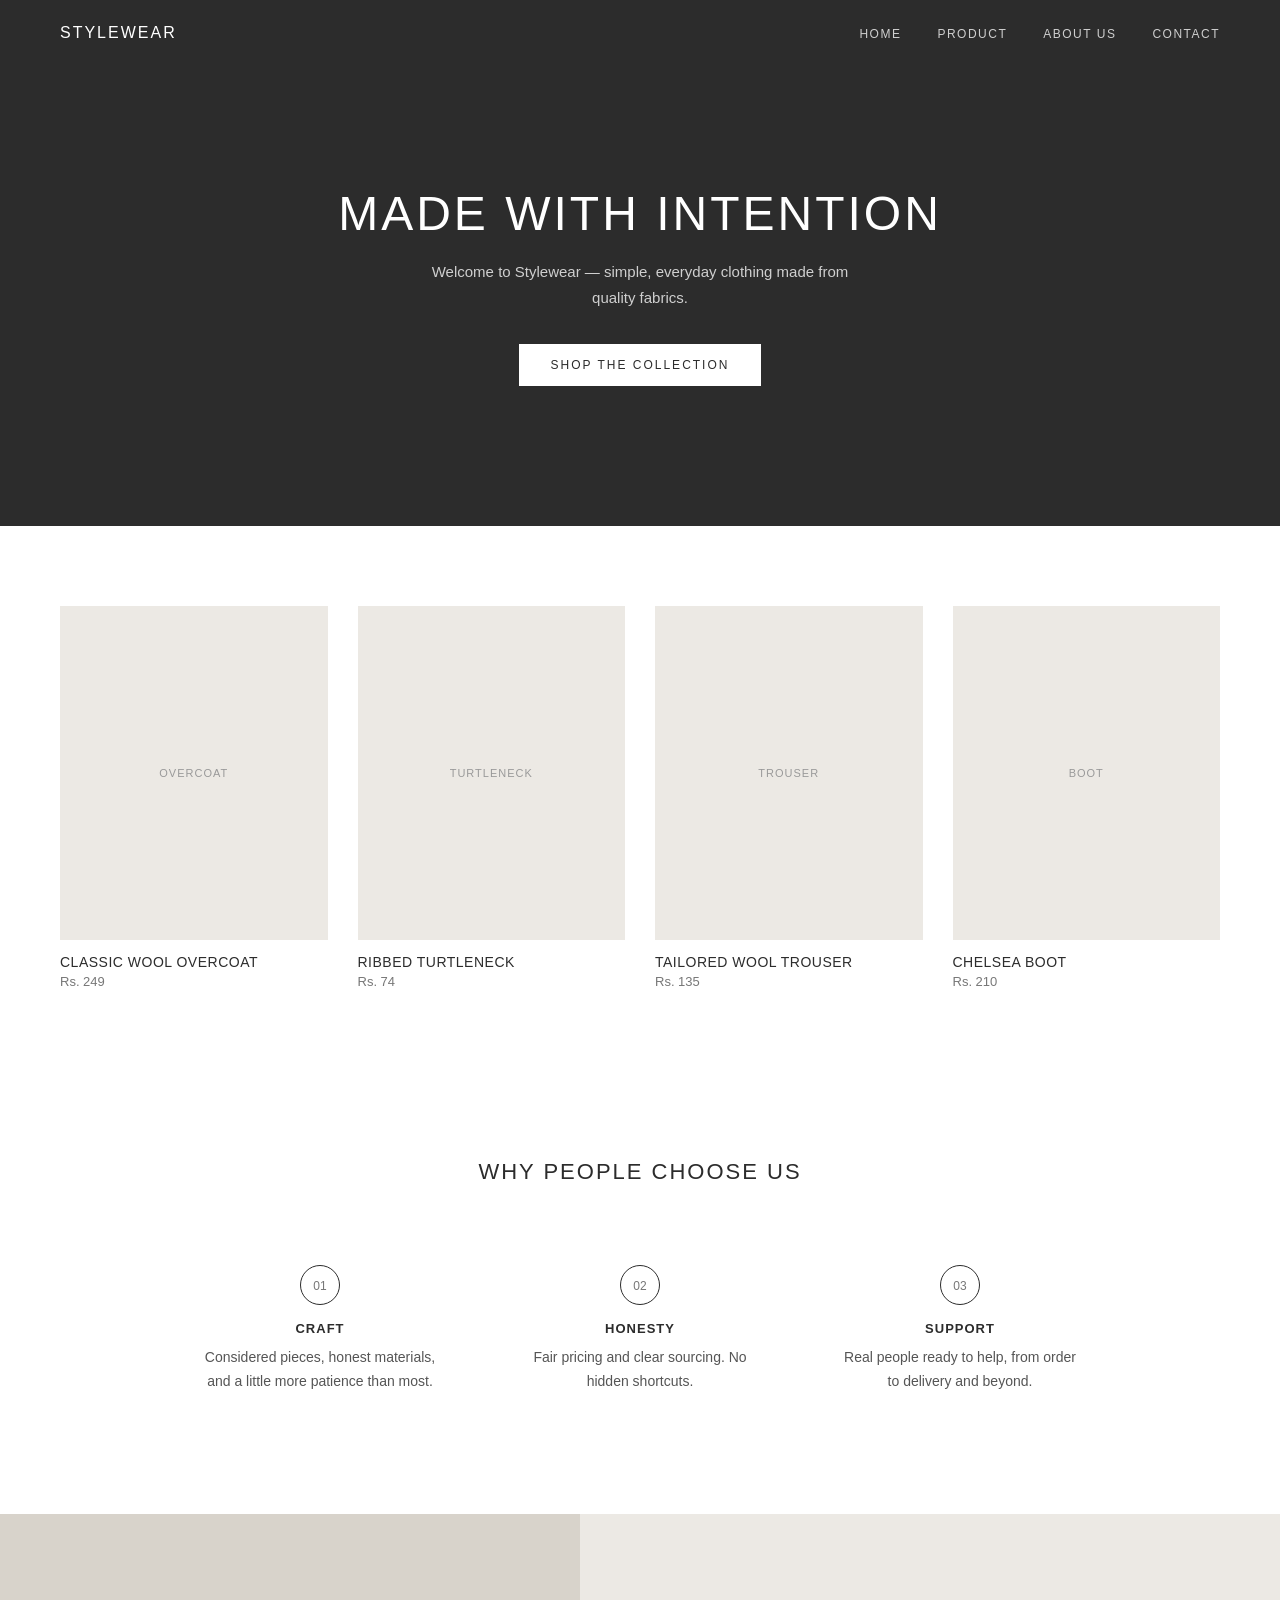
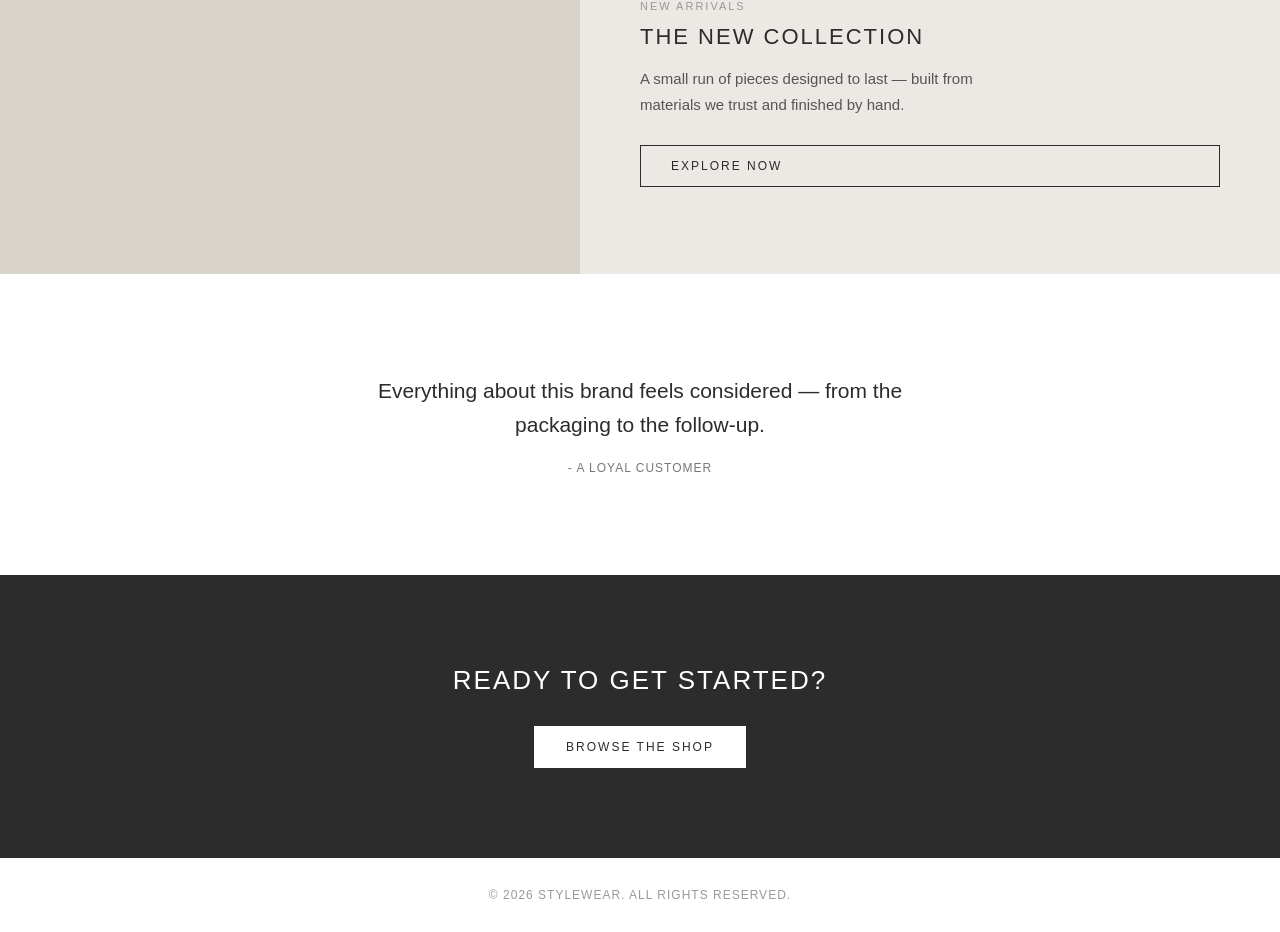
<file: index.html>
<!DOCTYPE html>
<html lang="en">
<head>
<meta charset="UTF-8">
<meta name="viewport" content="width=device-width, initial-scale=1.0">
<title>Stylewear | Home</title>
<link rel="stylesheet" href="style.css">
</head>
<body>

<nav>
<div class="logo">Stylewear</div>
<ul>
<li><a href="index.html">Home</a></li>
<li><a href="product.html">Product</a></li>
<li><a href="about.html">About Us</a></li>
<li><a href="contact.html">Contact</a></li>
</ul>
</nav>

<div class="hero">
<h1>Made With Intention</h1>
<p>Welcome to Stylewear — simple, everyday clothing made from quality fabrics.</p>
<a href="#shop" class="btn">Shop the Collection</a>
</div>

<div class="product-grid" id="shop">
<a href="product.html" class="product-card">
<div class="product-image">Overcoat</div>
<div class="product-name">Classic Wool Overcoat</div>
<div class="product-price">Rs. 249</div>
</a>
<a href="product.html" class="product-card">
<div class="product-image">Turtleneck</div>
<div class="product-name">Ribbed Turtleneck</div>
<div class="product-price">Rs. 74</div>
</a>
<a href="product.html" class="product-card">
<div class="product-image">Trouser</div>
<div class="product-name">Tailored Wool Trouser</div>
<div class="product-price">Rs. 135</div>
</a>
<a href="product.html" class="product-card">
<div class="product-image">Boot</div>
<div class="product-name">Chelsea Boot</div>
<div class="product-price">Rs. 210</div>
</a>
</div>

<div class="features">
<h2 class="sec-heading">Why People Choose Us</h2>
<div class="grid">
<div class="feature">
<div class="feature-icon">01</div>
<h3>Craft</h3>
<p>Considered pieces, honest materials, and a little more patience than most.</p>
</div>
<div class="feature">
<div class="feature-icon">02</div>
<h3>Honesty</h3>
<p>Fair pricing and clear sourcing. No hidden shortcuts.</p>
</div>
<div class="feature">
<div class="feature-icon">03</div>
<h3>Support</h3>
<p>Real people ready to help, from order to delivery and beyond.</p>
</div>
</div>
</div>

<div class="showcase">
<div class="image"></div>
<div class="text">
<span class="tag">New Arrivals</span>
<h2>The New Collection</h2>
<p>A small run of pieces designed to last — built from materials we trust and finished by hand.</p>
<a href="#shop" class="btnn">Explore Now</a>
</div>
</div>

<div class="testimonial">
<p class="quote">Everything about this brand feels considered — from the packaging to the follow-up.</p>
<div class="name">- A Loyal Customer</div>
</div>

<div class="start">
<h2>Ready to Get Started?</h2>
<a href="#shop" class="btn">Browse the Shop</a>
</div>

<footer>
&copy; 2026 Stylewear. All rights reserved.
</footer>

</body>
</html>
</file>
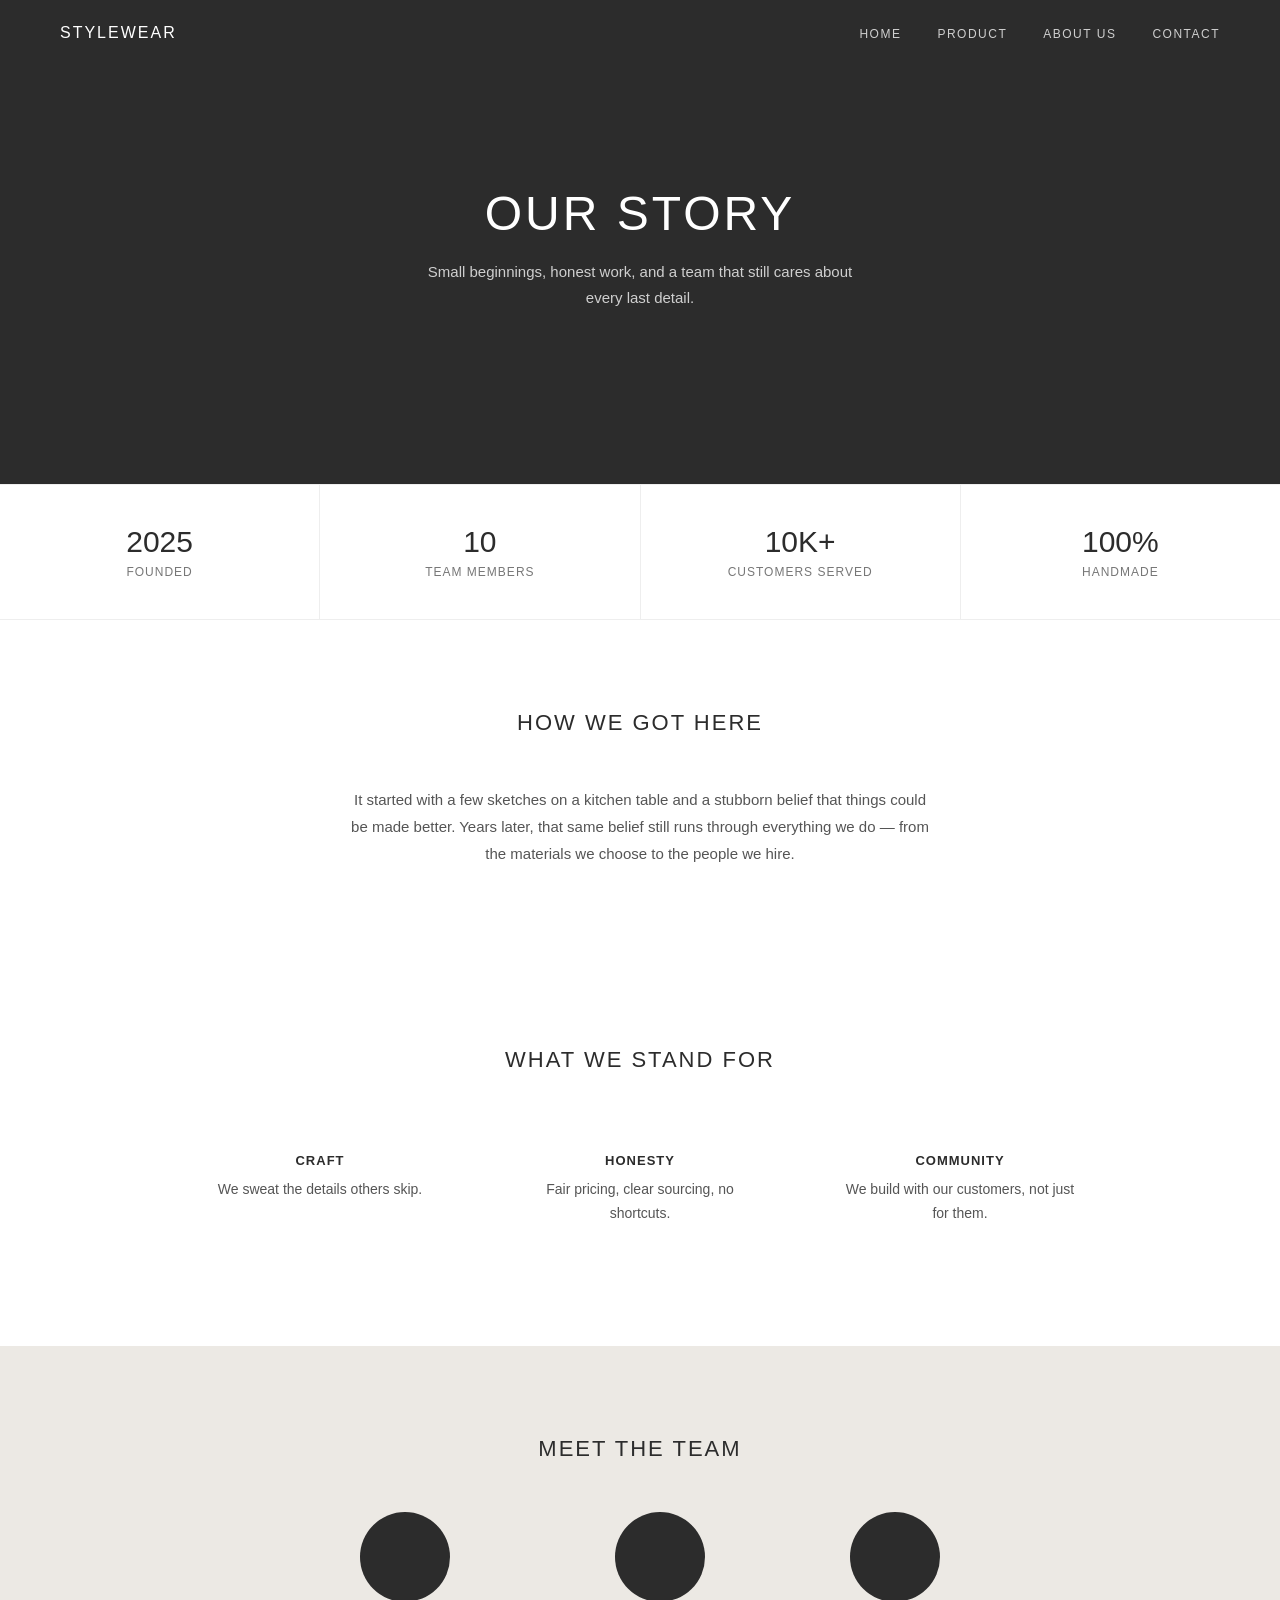
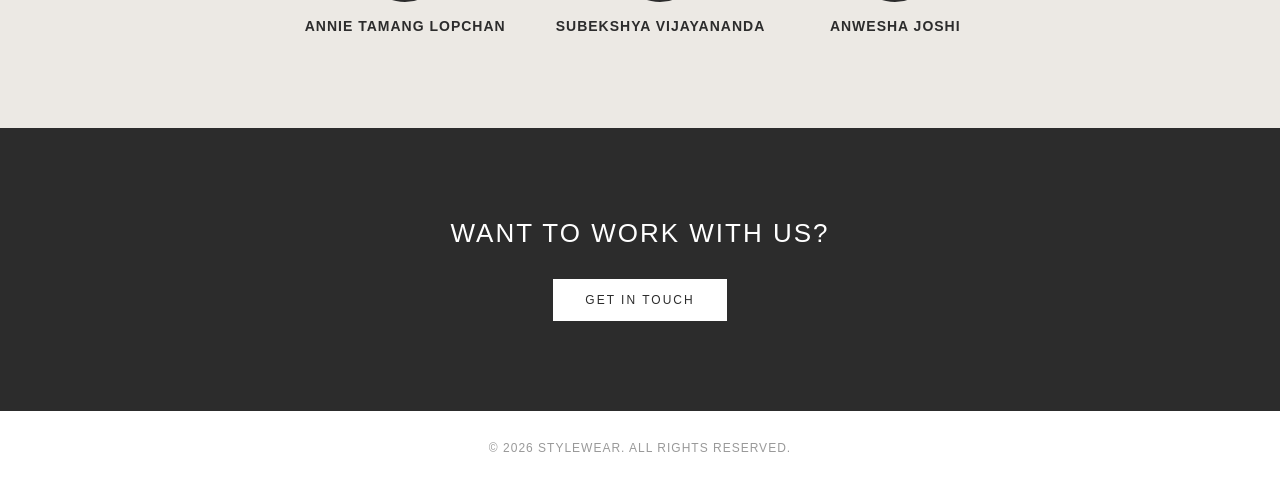
<file: about.html>
<!DOCTYPE html>
<html lang="en">
<head>
<meta charset="UTF-8">
<meta name="viewport" content="width=device-width, initial-scale=1.0">
<title>About Us</title>
<link rel="stylesheet" href="style.css">
</head>
<body>

<nav>
  <div class="logo">Stylewear</div>
  <ul>
    <li><a href="index.html">Home</a></li>
    <li><a href="product.html">Product</a></li>
    <li><a href="#">About Us</a></li>
    <li><a href="contact.html">Contact</a></li>
  </ul>
</nav>

<div class="hero">
  <h1>Our Story</h1>
  <p>Small beginnings, honest work, and a team that still cares about every last detail.</p>
</div>

<div class="stats">
  <div class="stat">
    <div class="stat-num">2025</div>
    <div class="stat-label">Founded</div>
  </div>
  <div class="stat">
    <div class="stat-num">10</div>
    <div class="stat-label">Team Members</div>
  </div>
  <div class="stat">
    <div class="stat-num">10K+</div>
    <div class="stat-label">Customers Served</div>
  </div>
  <div class="stat">
    <div class="stat-num">100%</div>
    <div class="stat-label">Handmade</div>
  </div>
</div>

<div class="story">
  <h2 class="sec-heading">How We Got Here</h2>
  <p>It started with a few sketches on a kitchen table and a stubborn belief that things could be made better. Years later, that same belief still runs through everything we do — from the materials we choose to the people we hire.</p>
</div>

<div class="features">
  <h2 class="sec-heading">What We Stand For</h2>
  <div class="grid">
    <div class="feature">
      <h3>Craft</h3>
      <p>We sweat the details others skip.</p>
    </div>
    <div class="feature">
      <h3>Honesty</h3>
      <p>Fair pricing, clear sourcing, no shortcuts.</p>
    </div>
    <div class="feature">
      <h3>Community</h3>
      <p>We build with our customers, not just for them.</p>
    </div>
  </div>
</div>

<div class="team">
  <h2 class="sec-heading">Meet the Team</h2>
  <div class="team-grid">
    <div class="member">
      <div class="member-photo"></div>
      <h3>Annie Tamang Lopchan</h3>
    </div>
    <div class="member">
      <div class="member-photo"></div>
      <h3>Subekshya Vijayananda</h3>
    </div>
    <div class="member">
      <div class="member-photo"></div>
      <h3>Anwesha Joshi</h3>
    </div>
  </div>
</div>

<div class="start">
  <h2>Want to Work With Us?</h2>
  <a href="#" class="btn">Get In Touch</a>
</div>

<footer>
  &copy; 2026 Stylewear. All rights reserved.
</footer>

</body>
</html>
</file>
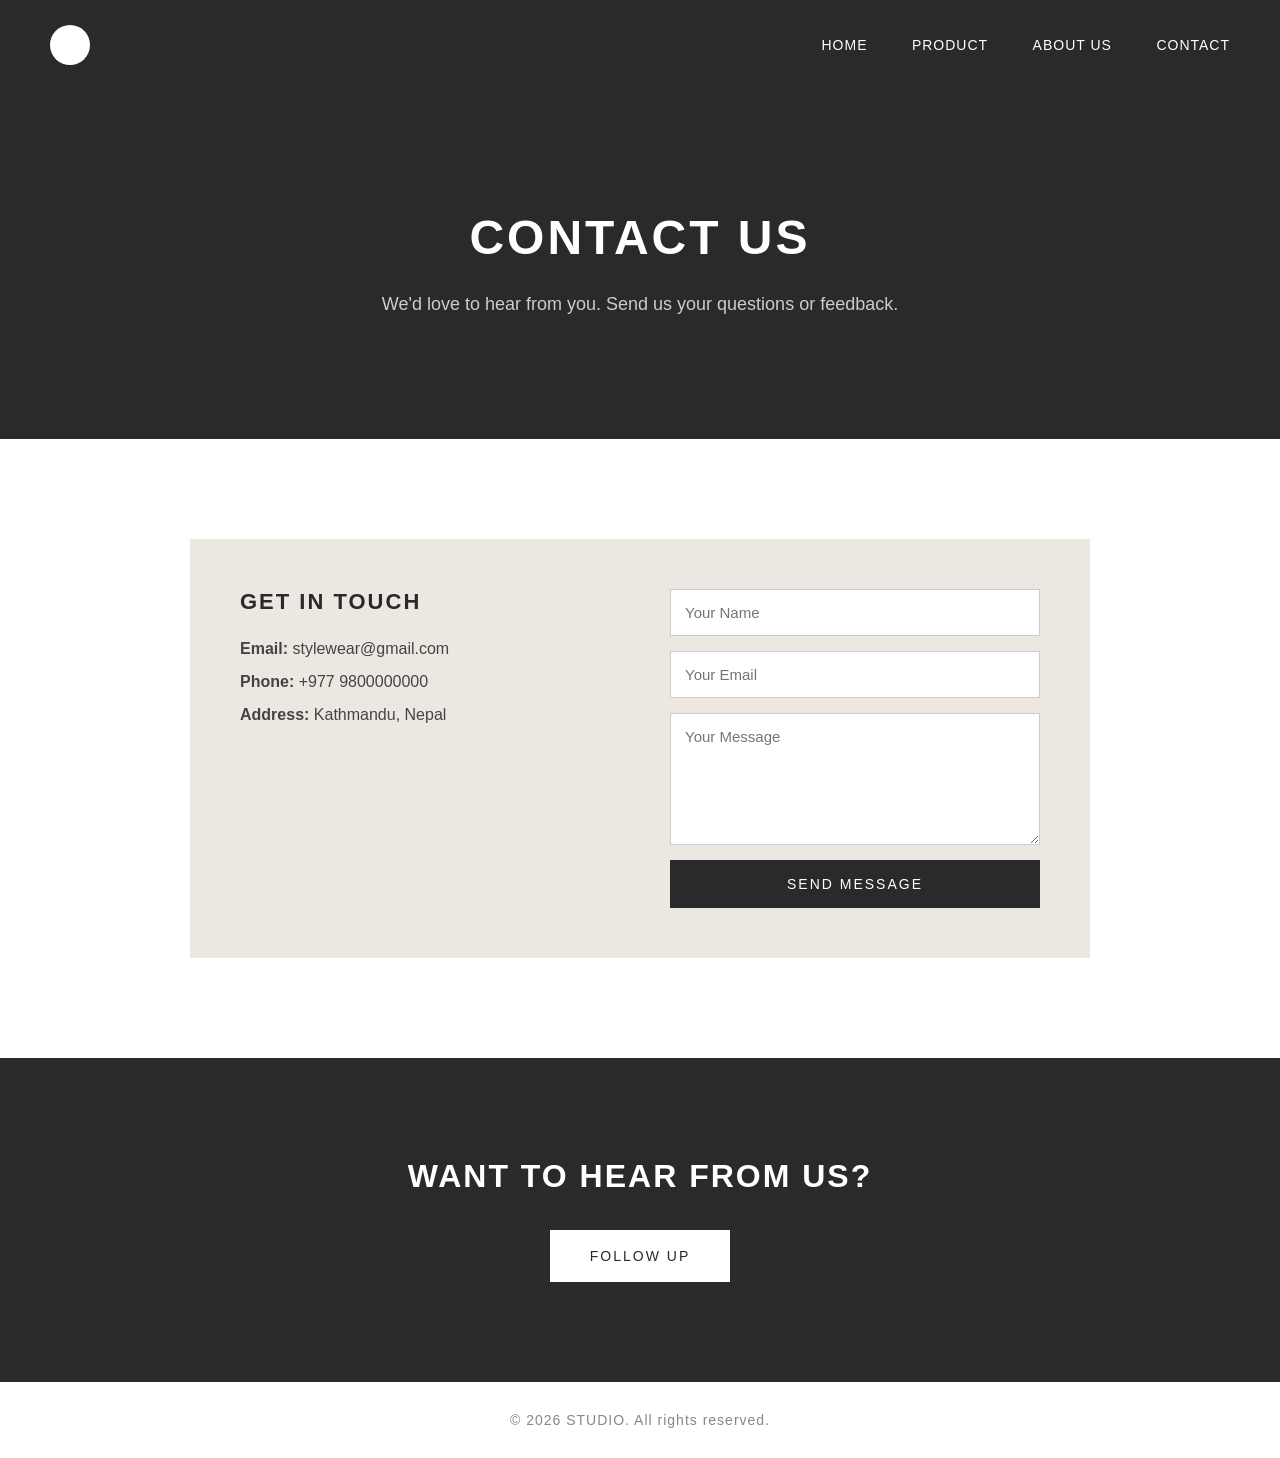
<file: contact.html>
<!DOCTYPE html>
<html lang="en">
<head>
    <meta charset="UTF-8">
    <meta name="viewport" content="width=device-width, initial-scale=1.0">
    <title>Contact Us</title>
    <link rel="stylesheet" href="contactstyle.css">
</head>
<body>

    <!-- ===== Navbar ===== -->
    <nav class="navbar">
        <div class="logo"></div>
        <div class="nav-links">
            <a href="index.html">Home</a>
            <a href="product.html">Product</a>
            <a href="about.html">About Us</a>
            <a href="contact.html">Contact</a>
        </div>
    </nav>

    <!-- ===== Dark hero section ===== -->
    <section class="hero">
        <h1>Contact Us</h1>
        <p class="hero-subtitle">
            We'd love to hear from you. Send us your questions or feedback.
        </p>
    </section>

    <!-- ===== Contact section (white background) ===== -->
    <section class="contact-section">
        <div class="contact-box">

            <div class="contact-info">
                <h2>Get in Touch</h2>

                <p><strong>Email:</strong> stylewear@gmail.com</p>
                <p><strong>Phone:</strong> +977 9800000000</p>
                <p><strong>Address:</strong> Kathmandu, Nepal</p>
            </div>

            <form class="contact-form">

                <input type="text" placeholder="Your Name" required>

                <input type="email" placeholder="Your Email" required>

                <textarea placeholder="Your Message" rows="6" required></textarea>

                <button type="submit">Send Message</button>

            </form>

        </div>
    </section>

    <!-- ===== Dark CTA banner ===== -->
    <section class="cta-banner">
        <h2>Want to Hear From Us?</h2>
        <a href="#" class="cta-button">Follow Up</a>
    </section>

    <!-- ===== Footer ===== -->
    <footer class="footer">
        <p>&copy; 2026 STUDIO. All rights reserved.</p>
    </footer>

</body>
</html>
</file>
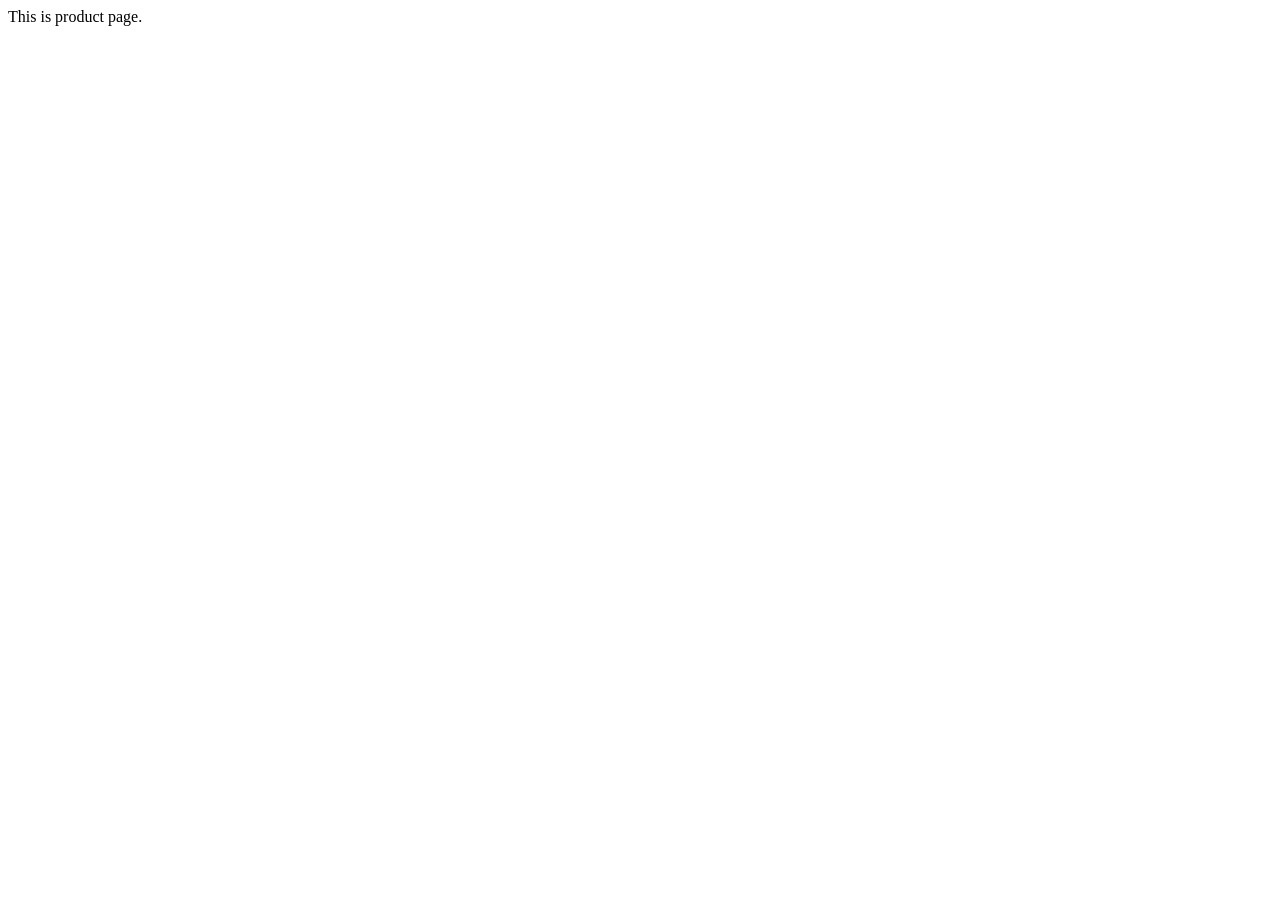
<file: productpage.html>
<!DOCTYPE html>
<html lang="en">
<head>
    <meta charset="UTF-8">
    <meta name="viewport" content="width=device-width, initial-scale=1.0">
    <title>Document</title>
</head>
<body>
    This is product page.
</body>
</html>
</file>
<file: style.css>
* {
  margin: 0;
  padding: 0;
  box-sizing: border-box;
  font-family: 'Helvetica Neue', Arial, sans-serif;
}

body {
  background-color: #ffffff;
  color: #2c2c2c;
}

a {
  text-decoration: none;
  color: inherit;
}

/* Navbar */
nav {
  display: flex;
  align-items: center;
  justify-content: space-between;
  padding: 24px 60px;
  background-color: #2c2c2c;
  color: #ffffff;
}

nav ul {
  list-style: none;
  display: flex;
  gap: 36px;
  margin: 0;
  padding: 0;
}

nav a {
  color: #cfcfcf;
  font-size: 12px;
  text-transform: uppercase;
  letter-spacing: 1.5px;
}

.logo {
  font-size: 16px;
  font-weight: 400;
  letter-spacing: 2px;
  text-transform: uppercase;
  color: #ffffff;
}

/* Hero */
.hero {
  background-color: #2c2c2c;
  color: #fff;
  text-align: center;
  padding: 120px 20px 140px;
}

.hero h1 {
  font-size: 48px;
  font-weight: 300;
  letter-spacing: 3px;
  text-transform: uppercase;
  margin-bottom: 18px;
}

.hero p {
  font-size: 15px;
  line-height: 1.7;
  color: #cfcfcf;
  max-width: 440px;
  margin: 0 auto 34px;
}

/* Buttons */
.btn {
  display: inline-block;
  background-color: #ffffff;
  color: #2c2c2c;
  padding: 14px 32px;
  font-size: 12px;
  text-transform: uppercase;
  letter-spacing: 2px;
}

.btn:hover {
  background-color: #d8d3cb;
}

.btnn {
  display: inline-block;
  border: 1px solid #2c2c2c;
  color: #2c2c2c;
  padding: 13px 30px;
  font-size: 12px;
  text-transform: uppercase;
  letter-spacing: 2px;
}

.btnn:hover {
  background-color: #2c2c2c;
  color: #ffffff;
}

/* Section heading */
.sec-heading {
  text-align: center;
  font-size: 22px;
  font-weight: 400;
  text-transform: uppercase;
  letter-spacing: 2px;
  padding-top: 90px;
  margin-bottom: 50px;
}

/* Features grid */
.features {
  padding-bottom: 90px;
}

.grid {
  display: flex;
  flex-wrap: wrap;
  gap: 40px;
  justify-content: center;
  padding: 0 30px;
}

.feature {
  flex: 1;
  min-width: 220px;
  max-width: 280px;
  text-align: center;
  padding: 30px 20px;
  background-color: #fff;
  border-radius: 6px;
}

.feature-icon {
  width: 40px;
  height: 40px;
  line-height: 40px;
  margin: 0 auto 16px;
  border: 1px solid #2c2c2c;
  border-radius: 50%;
  font-size: 12px;
  color: #777;
}

.feature h3 {
  font-size: 13px;
  text-transform: uppercase;
  letter-spacing: 1px;
  margin-bottom: 10px;
}

.feature p {
  font-size: 14px;
  line-height: 1.7;
  color: #555;
}

/* Product grid (homepage) */
.product-grid {
  display: grid;
  grid-template-columns: repeat(4, 1fr);
  gap: 30px;
  padding: 80px 60px;
}

.product-card {
  display: block;
}

.product-image {
  aspect-ratio: 4 / 5;
  background-color: #ece9e4;
  color: #999;
  display: flex;
  align-items: center;
  justify-content: center;
  font-size: 11px;
  letter-spacing: 1px;
  text-transform: uppercase;
  margin-bottom: 14px;
}

.product-name {
  font-size: 14px;
  text-transform: uppercase;
  letter-spacing: 0.5px;
  margin-bottom: 4px;
}

.product-price {
  font-size: 13px;
  color: #777;
}

/* Product detail page */
.product-page {
  display: flex;
  flex-wrap: wrap;
  gap: 60px;
  padding: 50px 60px 80px;
}

.main-image {
  flex: 1;
  min-width: 320px;
  aspect-ratio: 4 / 5;
  background-color: #2c2c2c;
  color: #ffffff;
  display: flex;
  align-items: center;
  justify-content: center;
  font-size: 13px;
  letter-spacing: 1px;
  text-transform: uppercase;
}

.info-panel {
  flex: 1;
  min-width: 300px;
  max-width: 460px;
}

.info-panel h1 {
  font-size: 28px;
  font-weight: 300;
  letter-spacing: 1px;
  margin-bottom: 12px;
  text-transform: uppercase;
}

.info-panel .price {
  font-size: 18px;
  margin-bottom: 20px;
}

.info-panel .description {
  font-size: 14px;
  line-height: 1.8;
  color: #555555;
  margin-bottom: 30px;
}

/* Showcase */
.showcase {
  display: flex;
  flex-wrap: wrap;
  background-color: #ece9e4;
}

.showcase .image {
  flex: 1;
  min-width: 300px;
  min-height: 360px;
  background-color: #d8d3cb;
}

.showcase .text {
  flex: 1;
  min-width: 300px;
  display: flex;
  flex-direction: column;
  justify-content: center;
  padding: 60px;
}

.tag {
  font-size: 11px;
  text-transform: uppercase;
  letter-spacing: 2px;
  color: #999;
  margin-bottom: 12px;
}

.showcase .text h2 {
  font-size: 22px;
  text-transform: uppercase;
  letter-spacing: 2px;
  font-weight: 400;
  margin-bottom: 16px;
}

.showcase .text p {
  font-size: 15px;
  line-height: 1.7;
  color: #555;
  margin-bottom: 28px;
  max-width: 360px;
}

/* Testimonial */
.testimonial {
  text-align: center;
  max-width: 620px;
  margin: 0 auto;
  padding: 100px 30px;
}

.testimonial .quote {
  font-size: 21px;
  font-weight: 300;
  line-height: 1.6;
  margin-bottom: 20px;
}

.testimonial .name {
  font-size: 12px;
  text-transform: uppercase;
  letter-spacing: 1px;
  color: #777;
}

/* CTA band */
.start {
  background-color: #2c2c2c;
  color: #ffffff;
  text-align: center;
  padding: 90px 30px;
}

.start h2 {
  font-size: 26px;
  font-weight: 300;
  text-transform: uppercase;
  letter-spacing: 2px;
  margin-bottom: 30px;
}

/* Footer */
footer {
  text-align: center;
  padding: 30px;
  font-size: 12px;
  letter-spacing: 1px;
  color: #999;
  text-transform: uppercase;
}

/* Stats strip (about page) */
.stats {
  display: flex;
  flex-wrap: wrap;
  border-top: 1px solid #eee;
  border-bottom: 1px solid #eee;
}

.stat {
  flex: 1;
  min-width: 150px;
  text-align: center;
  padding: 40px 20px;
  border-right: 1px solid #eee;
}

.stat:last-child {
  border-right: none;
}

.stat-num {
  font-size: 30px;
  font-weight: 300;
  margin-bottom: 6px;
}

.stat-label {
  font-size: 12px;
  text-transform: uppercase;
  letter-spacing: 1px;
  color: #777;
}

/* Story (about page) */
.story {
  max-width: 640px;
  margin: 0 auto;
  text-align: center;
  padding-bottom: 90px;
}

.story p {
  font-size: 15px;
  line-height: 1.8;
  color: #555;
  padding: 0 30px;
}

/* Team (about page) */
.team {
  background-color: #ece9e4;
  padding-bottom: 90px;
}

.team-grid {
  display: flex;
  flex-wrap: wrap;
  gap: 50px;
  justify-content: center;
  padding: 0 30px;
}

.member {
  min-width: 160px;
  text-align: center;
}

.member-photo {
  width: 90px;
  height: 90px;
  border-radius: 50%;
  background-color: #2c2c2c;
  margin: 0 auto 16px;
}

.member h3 {
  font-size: 14px;
  text-transform: uppercase;
  letter-spacing: 1px;
  margin-bottom: 4px;
}

.member p {
  font-size: 13px;
  color: #777;
}

/* Responsive */
@media (max-width: 900px) {
  nav, .hero, .product-grid, .product-page, footer {
    padding-left: 30px;
    padding-right: 30px;
  }
  .product-grid { grid-template-columns: repeat(2, 1fr); }
}

@media (max-width: 700px) {
  nav { flex-direction: column; gap: 16px; padding: 24px 30px; }
  nav ul { gap: 20px; flex-wrap: wrap; justify-content: center; }
  .hero { padding: 80px 20px 100px; }
  .hero h1 { font-size: 32px; }
  .showcase .text { padding: 40px 30px; }
}

@media (max-width: 480px) {
  .product-grid { grid-template-columns: 1fr; }
}
</file>
<file: contactstyle.css>
/* ===== Base page setup ===== */
* {
    margin: 0;
    padding: 0;
    box-sizing: border-box;
}

body {
    font-family: Arial, Helvetica, sans-serif;
    background-color: #ffffff;
    color: #2a2a2a;
}

/* ===== Navbar ===== */
.navbar {
    display: flex;
    justify-content: space-between;
    align-items: center;
    background-color: #2a2a2a;
    padding: 25px 50px;
}

.logo {
    width: 40px;
    height: 40px;
    background-color: #ffffff;
    border-radius: 50%;
}

.nav-links a {
    color: #ffffff;
    text-decoration: none;
    text-transform: uppercase;
    letter-spacing: 1px;
    font-size: 14px;
    margin-left: 40px;
}

.nav-links a:hover {
    color: #cccccc;
}

/* ===== Dark hero section ===== */
.hero {
    background-color: #2a2a2a;
    text-align: center;
    padding: 120px 20px;
}

.hero h1 {
    color: #ffffff;
    font-size: 48px;
    letter-spacing: 3px;
    text-transform: uppercase;
    margin-bottom: 25px;
}

.hero-subtitle {
    color: #cccccc;
    font-size: 18px;
    max-width: 600px;
    margin: 0 auto;
    line-height: 1.6;
}

/* ===== Contact section ===== */
.contact-section {
    padding: 100px 20px;
    display: flex;
    justify-content: center;
}

.contact-box {
    display: flex;
    justify-content: space-between;
    gap: 60px;
    text-align: left;
    background-color: #ece8e1;
    padding: 50px;
    max-width: 900px;
    width: 100%;
}

.contact-info {
    flex: 1;
}

.contact-info h2 {
    font-size: 22px;
    letter-spacing: 2px;
    text-transform: uppercase;
    margin-bottom: 25px;
    color: #2a2a2a;
}

.contact-info p {
    margin-bottom: 15px;
    color: #444444;
    font-size: 16px;
}

.contact-form {
    flex: 1;
    display: flex;
    flex-direction: column;
    gap: 15px;
}

.contact-form input,
.contact-form textarea {
    padding: 14px;
    border: 1px solid #cccccc;
    background-color: #ffffff;
    font-family: inherit;
    font-size: 15px;
}

.contact-form input:focus,
.contact-form textarea:focus {
    outline: none;
    border-color: #2a2a2a;
}

.contact-form button {
    background-color: #2a2a2a;
    color: #ffffff;
    border: none;
    padding: 16px;
    text-transform: uppercase;
    letter-spacing: 2px;
    font-size: 14px;
    cursor: pointer;
}

.contact-form button:hover {
    background-color: #444444;
}

/* ===== Dark CTA banner ===== */
.cta-banner {
    background-color: #2a2a2a;
    text-align: center;
    padding: 100px 20px;
}

.cta-banner h2 {
    color: #ffffff;
    font-size: 32px;
    letter-spacing: 2px;
    text-transform: uppercase;
    margin-bottom: 35px;
}

.cta-button {
    display: inline-block;
    background-color: #ffffff;
    color: #2a2a2a;
    text-decoration: none;
    padding: 18px 40px;
    text-transform: uppercase;
    letter-spacing: 2px;
    font-size: 14px;
}

.cta-button:hover {
    background-color: #cccccc;
}

/* ===== Footer ===== */
.footer {
    text-align: center;
    padding: 30px;
    background-color: #ffffff;
    color: #888888;
    font-size: 14px;
    letter-spacing: 1px;
}

/* ===== Responsive ===== */
@media (max-width: 700px) {
    .contact-box {
        flex-direction: column;
    }
}
</file>
